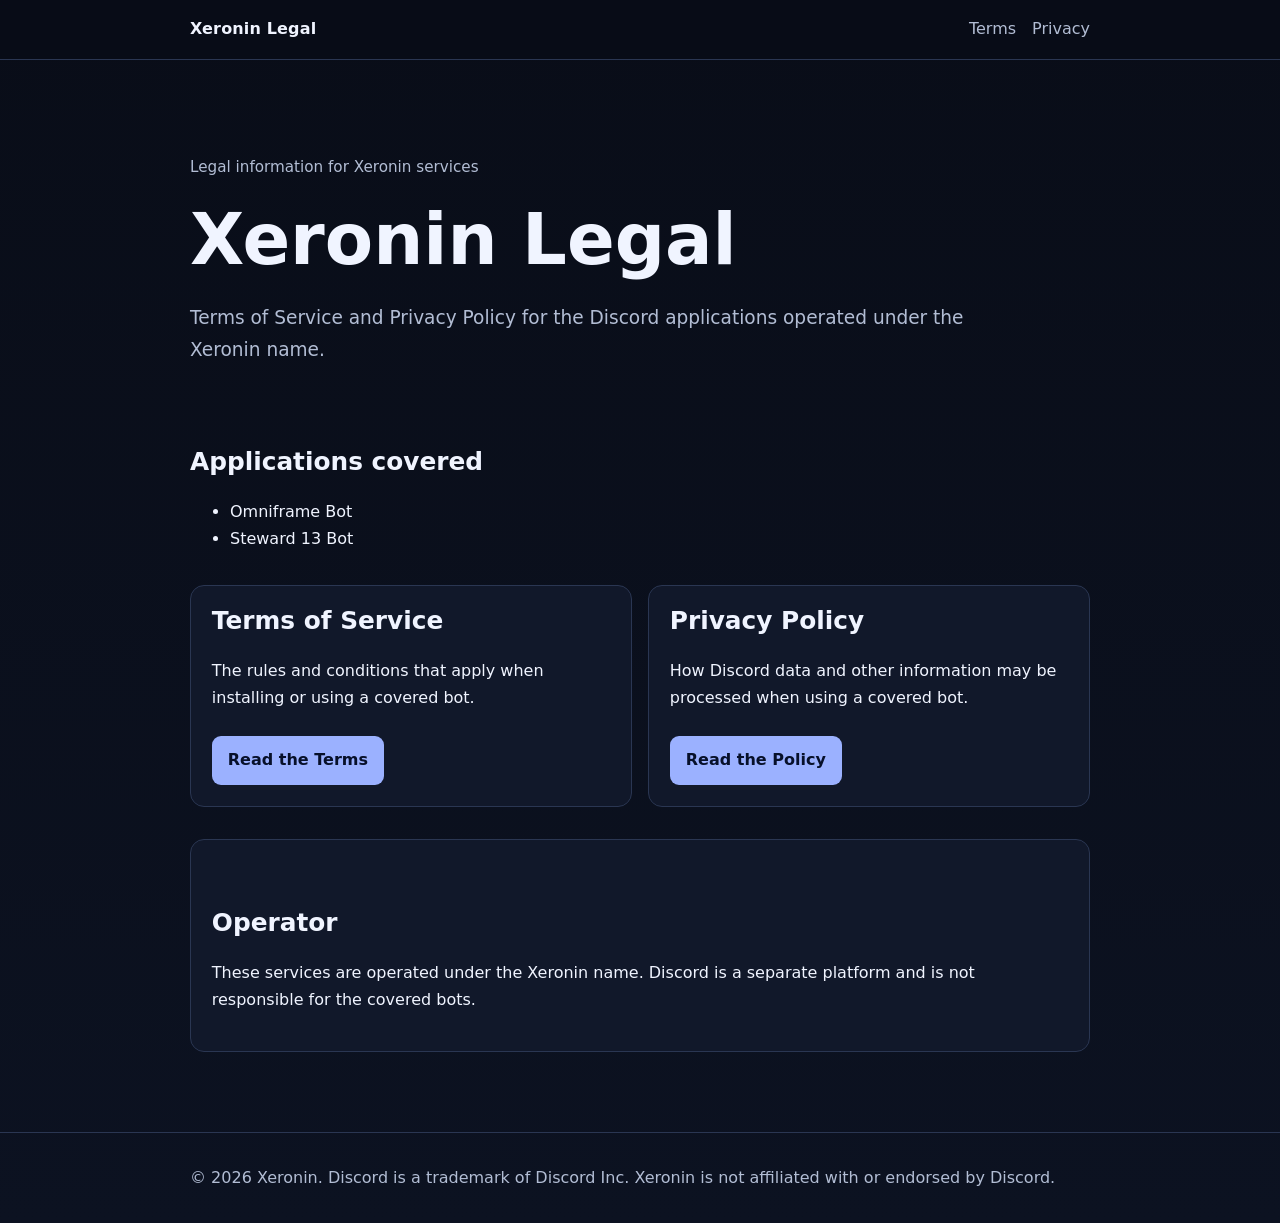
<file: index.html>
<!doctype html>
<html lang="en">
<head>
  <meta charset="utf-8">
  <meta name="viewport" content="width=device-width, initial-scale=1">
  <meta name="description" content="Terms of Service and Privacy Policy for Xeronin Discord bots.">
  <title>Xeronin Legal</title>
  <link rel="stylesheet" href="./assets/styles.css">
</head>
<body>
  <header>
    <nav aria-label="Primary navigation">
      <a class="brand" href="./">Xeronin Legal</a>
      <a href="./terms/">Terms</a>
      <a href="./privacy/">Privacy</a>
    </nav>
  </header>
  <main>
    <section class="hero">
      <p class="meta">Legal information for Xeronin services</p>
      <h1>Xeronin Legal</h1>
      <p class="lede">Terms of Service and Privacy Policy for the Discord applications operated under the Xeronin name.</p>
    </section>

    <section>
      <h2>Applications covered</h2>
      <ul>
        <li>Omniframe Bot</li>
        <li>Steward 13 Bot</li>
      </ul>
    </section>

    <div class="cards">
      <a class="card-link" href="./terms/">
        <article class="card">
          <h2>Terms of Service</h2>
          <p>The rules and conditions that apply when installing or using a covered bot.</p>
          <span class="button">Read the Terms</span>
        </article>
      </a>
      <a class="card-link" href="./privacy/">
        <article class="card">
          <h2>Privacy Policy</h2>
          <p>How Discord data and other information may be processed when using a covered bot.</p>
          <span class="button">Read the Policy</span>
        </article>
      </a>
    </div>

    <section class="notice">
      <h2>Operator</h2>
      <p>These services are operated under the Xeronin name. Discord is a separate platform and is not responsible for the covered bots.</p>
    </section>
  </main>
  <footer>
    <div class="footer-inner">© 2026 Xeronin. Discord is a trademark of Discord Inc. Xeronin is not affiliated with or endorsed by Discord.</div>
  </footer>
</body>
</html>
</file>
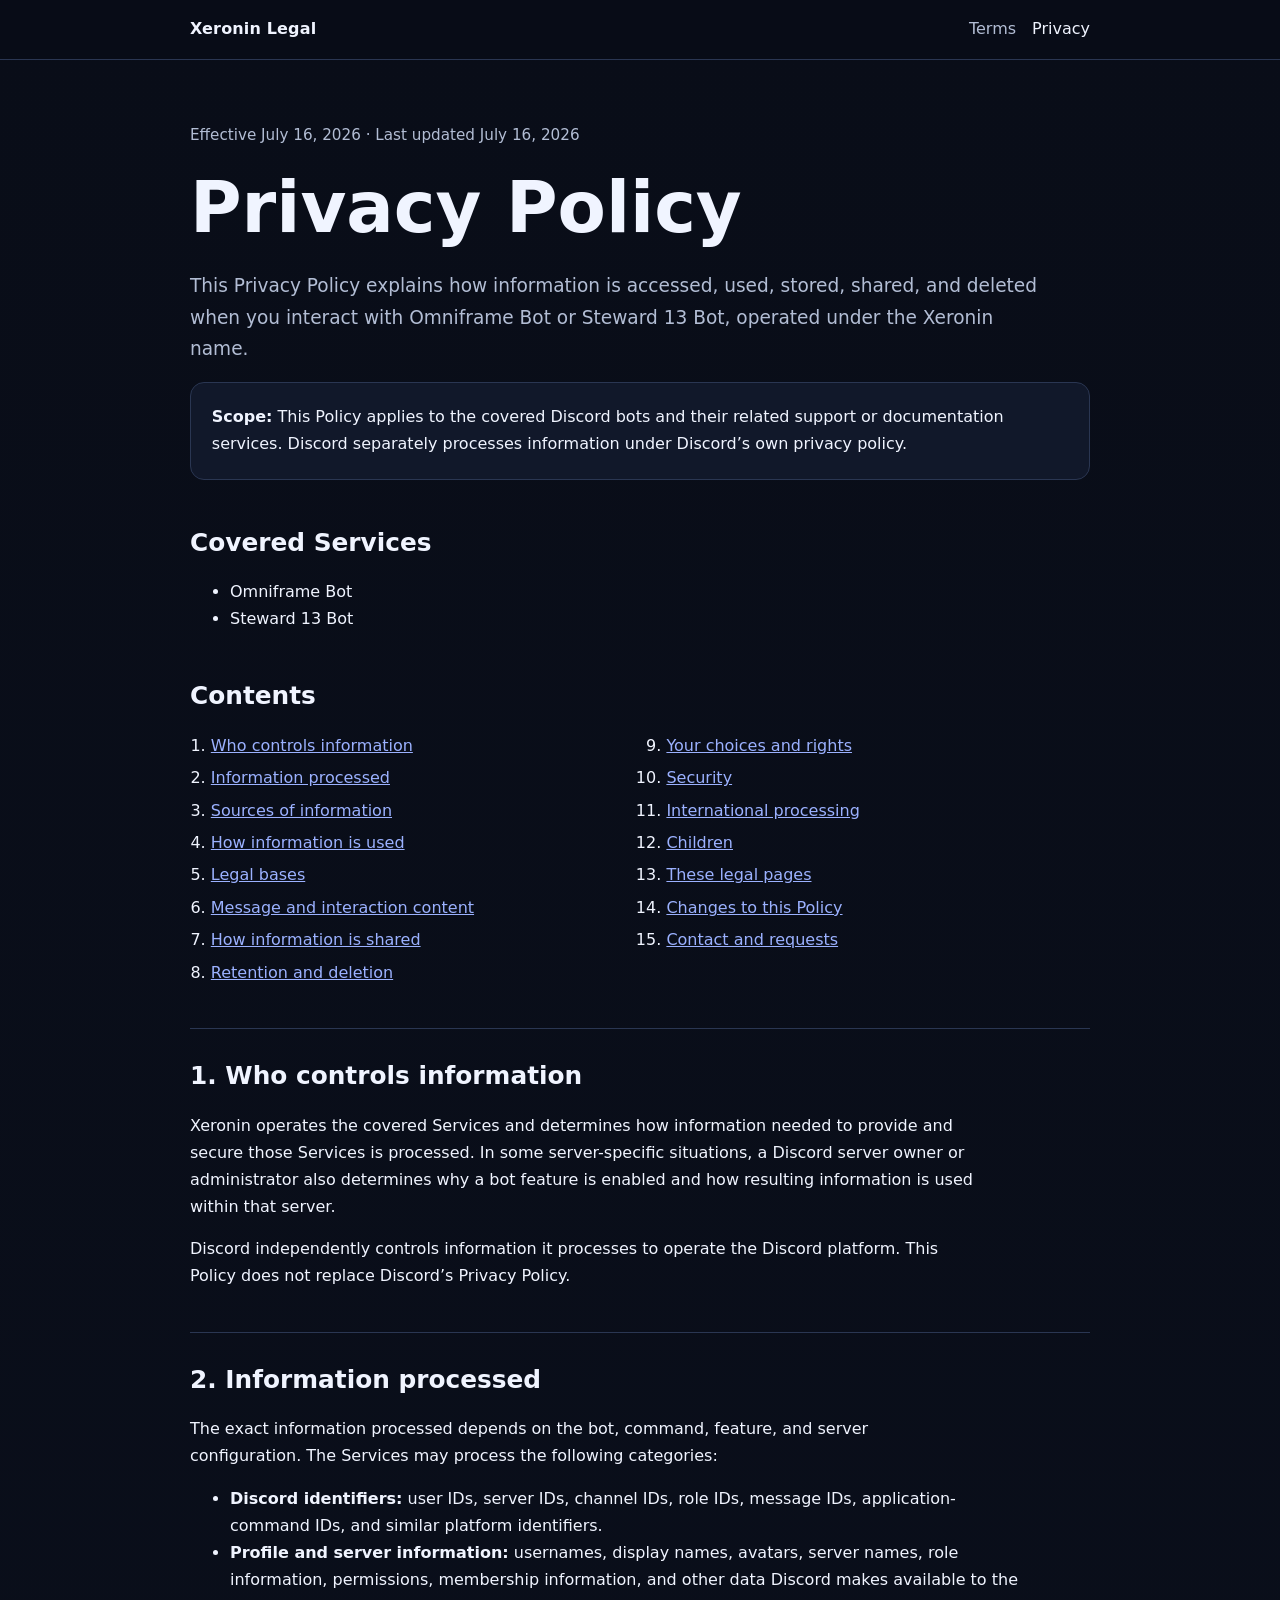
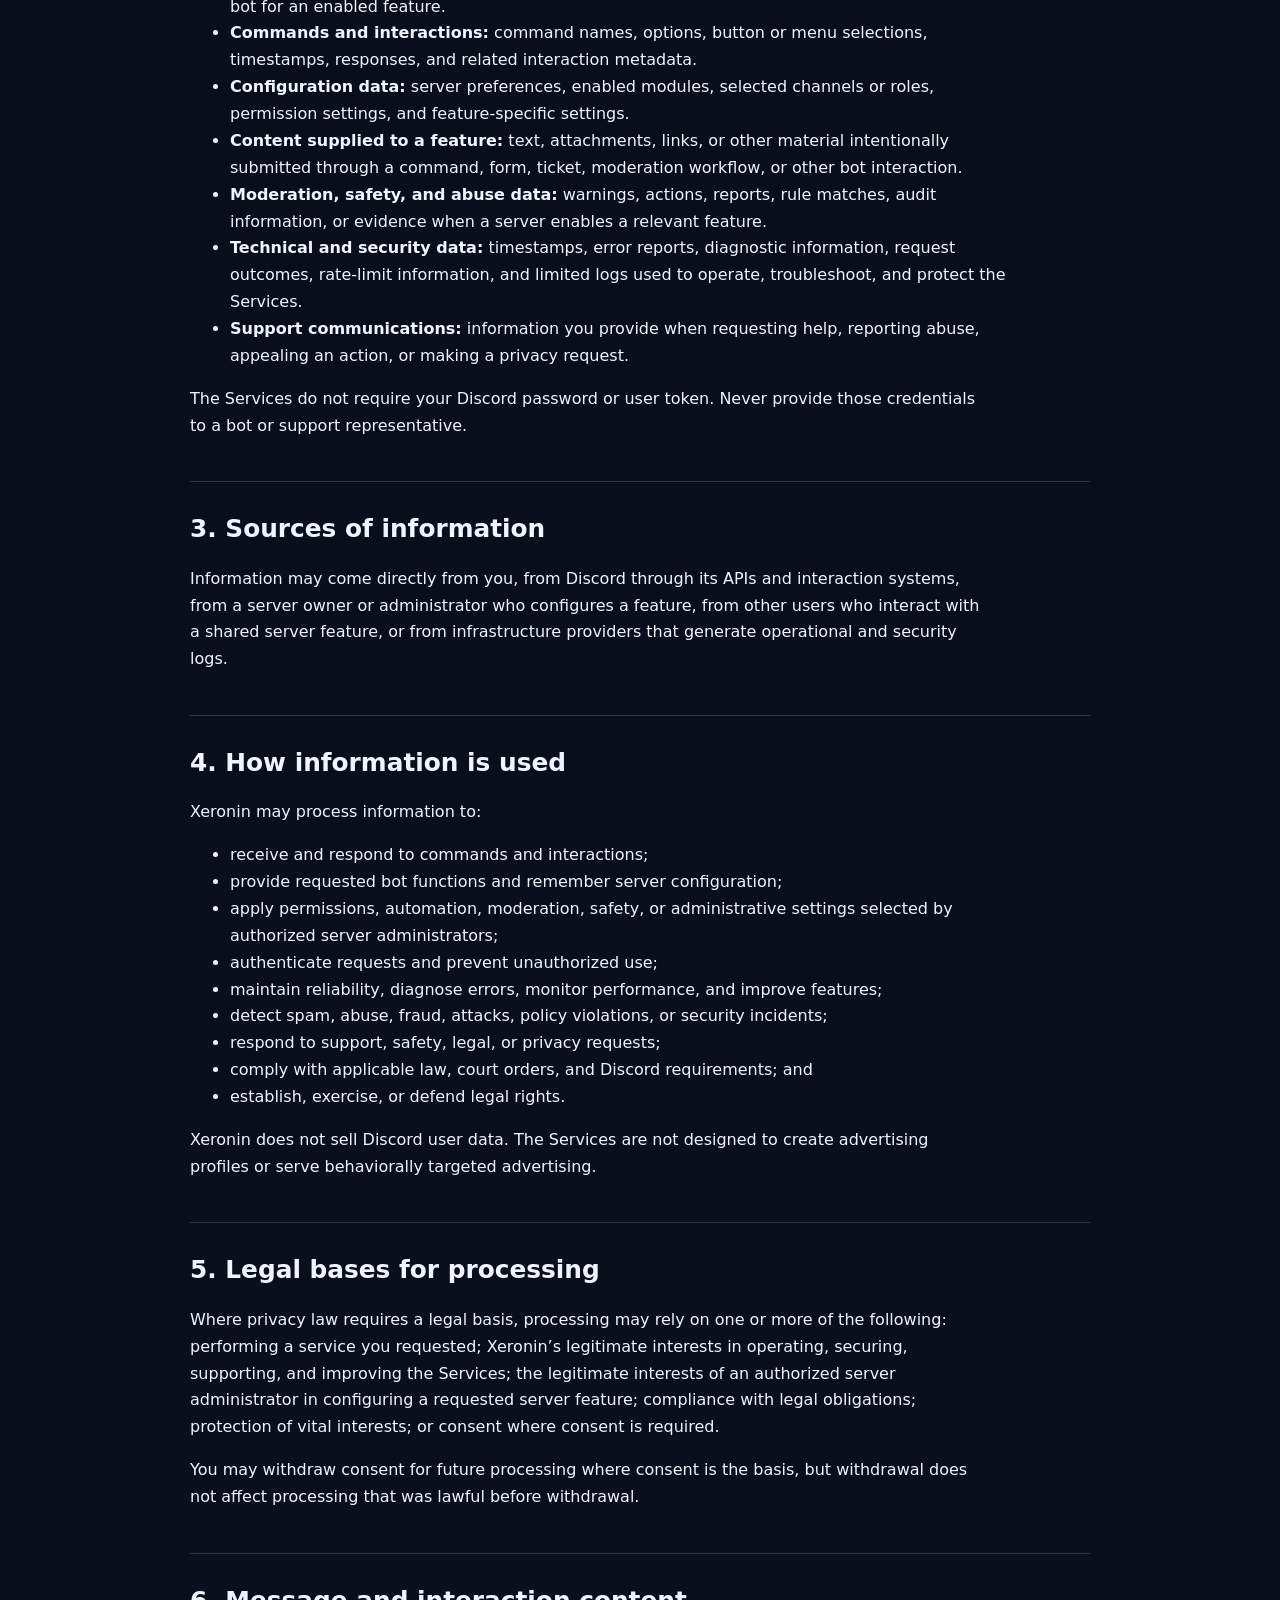
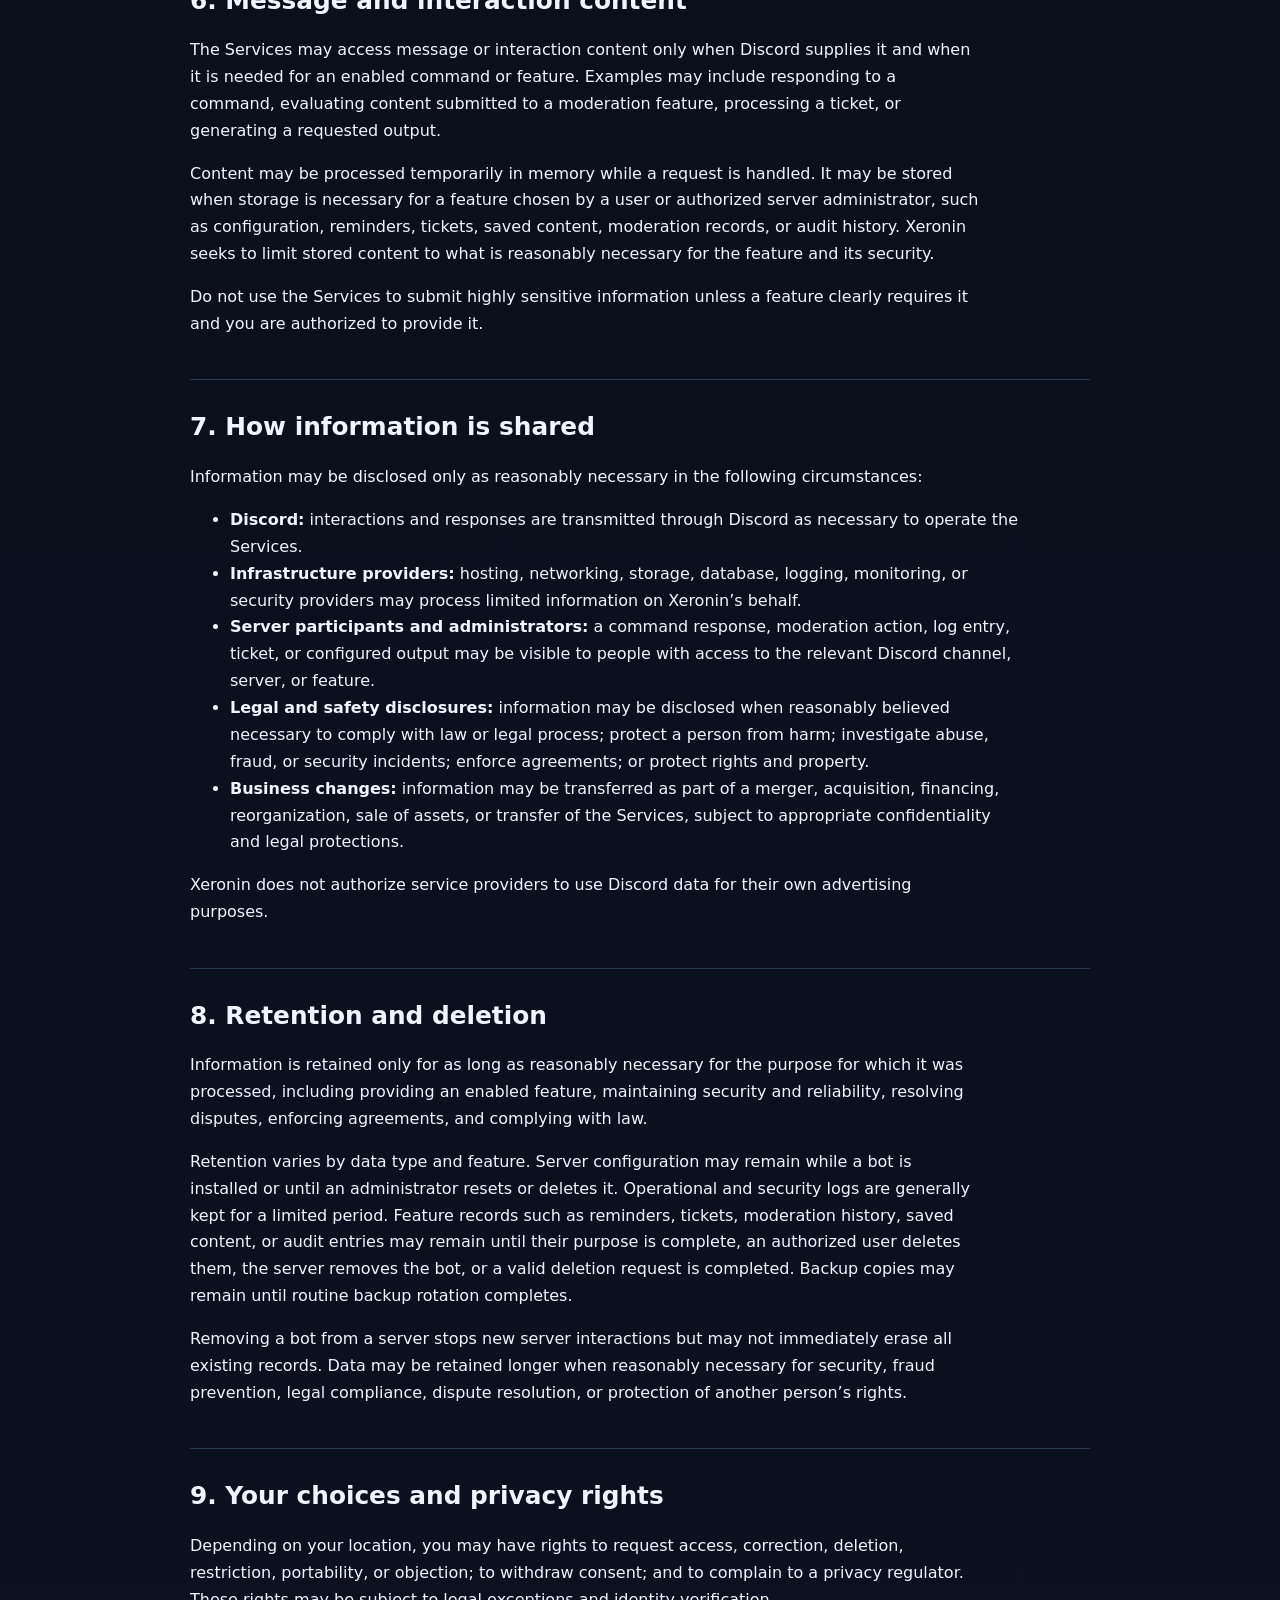
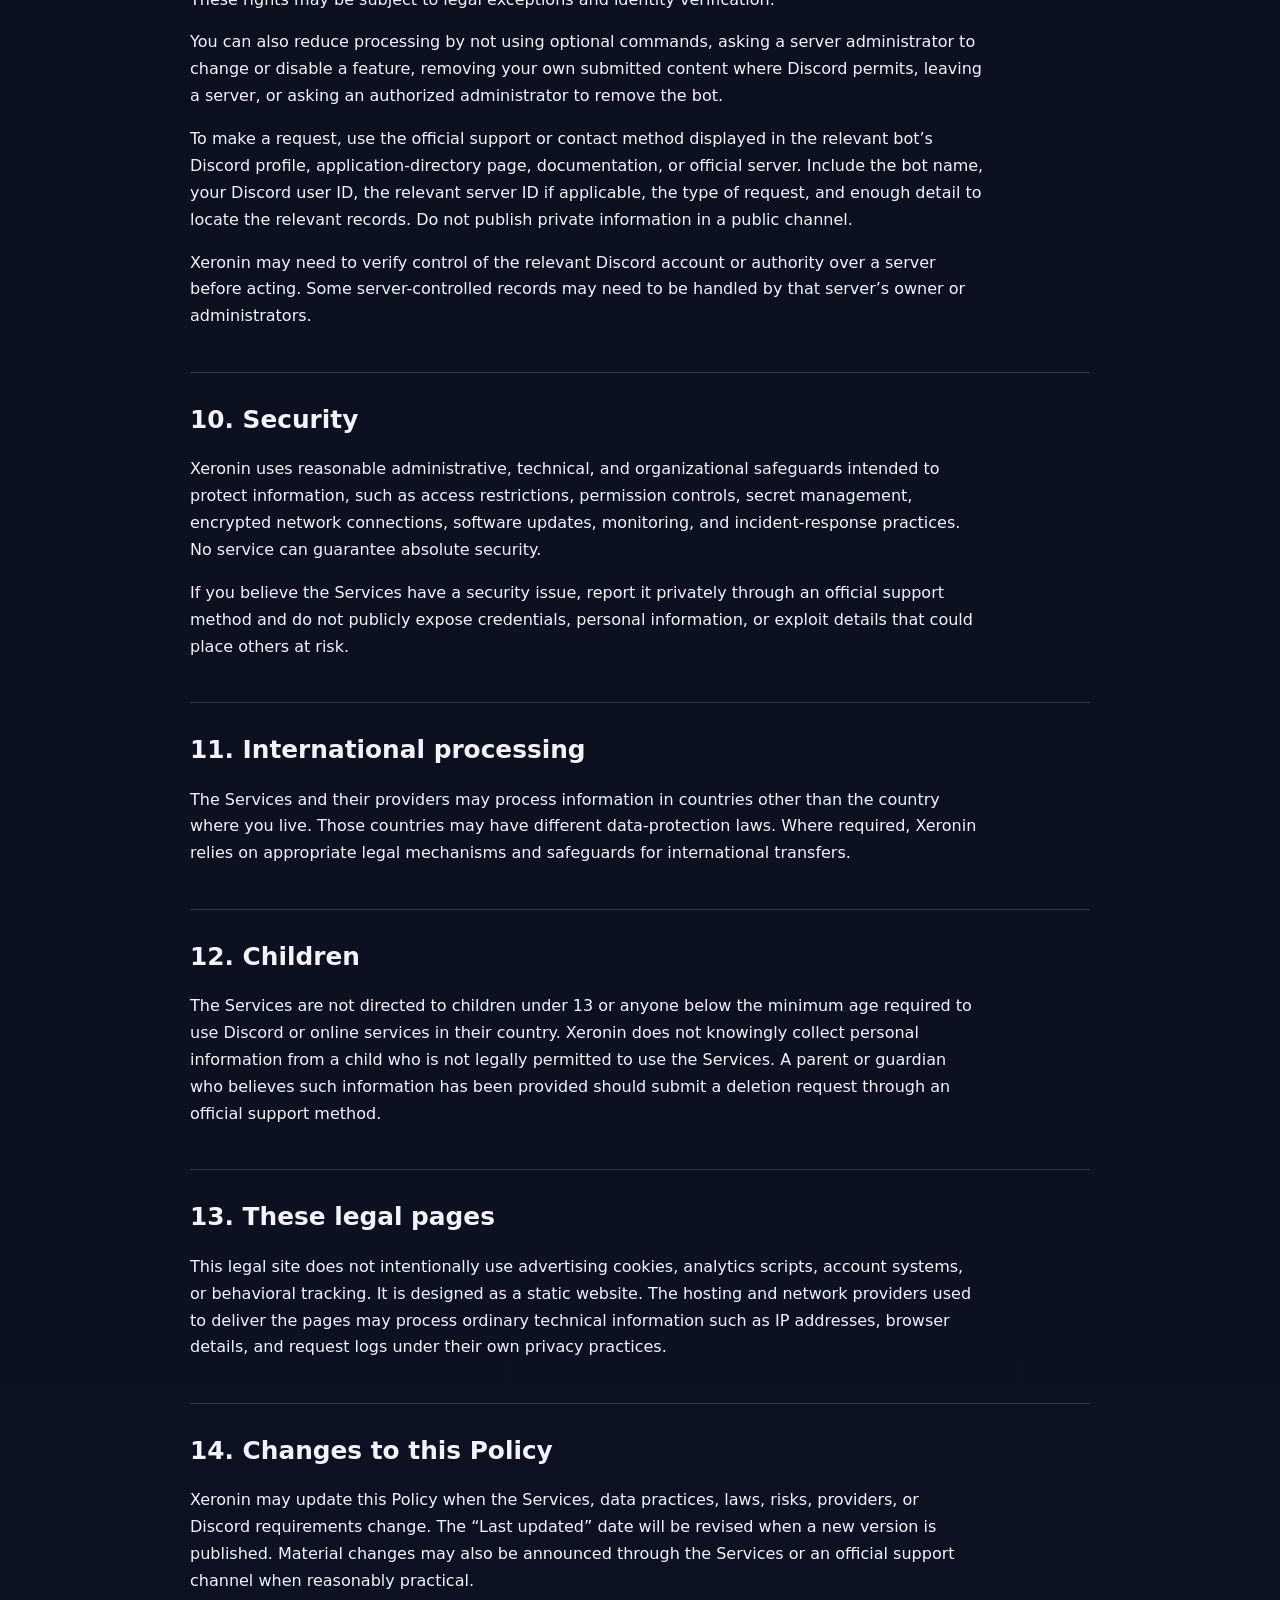
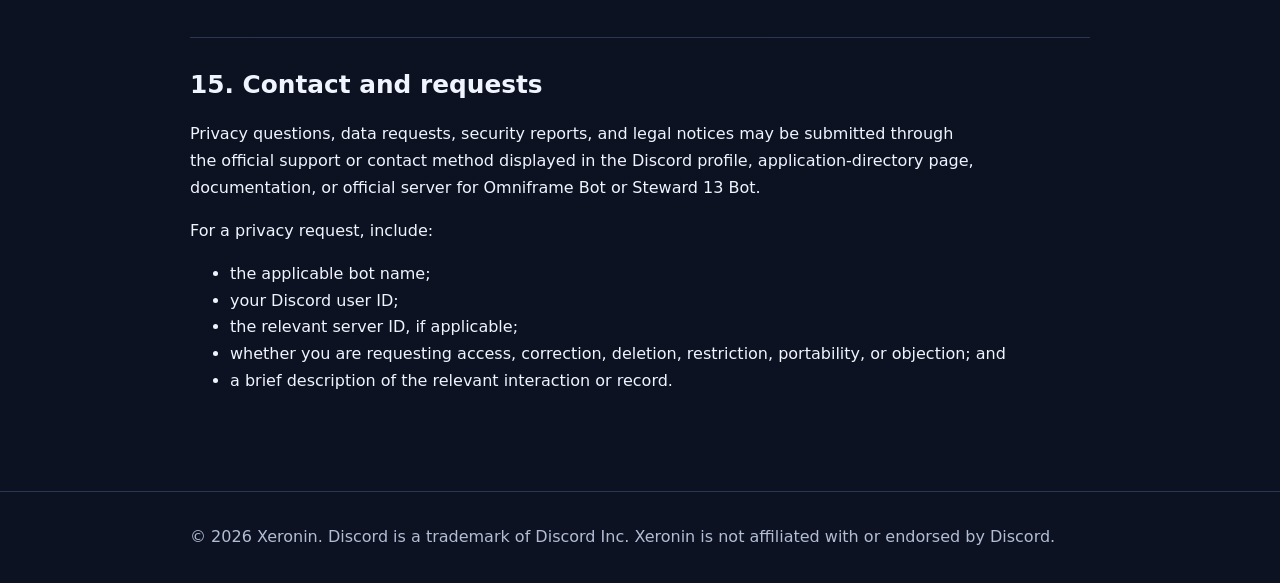
<file: privacy/index.html>
<!doctype html>
<html lang="en">
<head>
  <meta charset="utf-8">
  <meta name="viewport" content="width=device-width, initial-scale=1">
  <meta name="description" content="Privacy Policy for Omniframe Bot and Steward 13 Bot, operated by Xeronin.">
  <title>Privacy Policy | Xeronin Legal</title>
  <link rel="stylesheet" href="../assets/styles.css">
</head>
<body>
  <header>
    <nav aria-label="Primary navigation">
      <a class="brand" href="../">Xeronin Legal</a>
      <a href="../terms/">Terms</a>
      <a href="../privacy/" aria-current="page">Privacy</a>
    </nav>
  </header>
  <main>
    <article class="policy">
      <p class="meta">Effective July 16, 2026 · Last updated July 16, 2026</p>
      <h1>Privacy Policy</h1>
      <p class="lede">This Privacy Policy explains how information is accessed, used, stored, shared, and deleted when you interact with Omniframe Bot or Steward 13 Bot, operated under the Xeronin name.</p>

      <div class="notice"><strong>Scope:</strong> This Policy applies to the covered Discord bots and their related support or documentation services. Discord separately processes information under Discord’s own privacy policy.</div>

      <h2>Covered Services</h2>
      <ul>
        <li>Omniframe Bot</li>
        <li>Steward 13 Bot</li>
      </ul>

      <h2>Contents</h2>
      <ol class="toc">
        <li><a href="#roles">Who controls information</a></li>
        <li><a href="#collection">Information processed</a></li>
        <li><a href="#sources">Sources of information</a></li>
        <li><a href="#use">How information is used</a></li>
        <li><a href="#bases">Legal bases</a></li>
        <li><a href="#content">Message and interaction content</a></li>
        <li><a href="#sharing">How information is shared</a></li>
        <li><a href="#retention">Retention and deletion</a></li>
        <li><a href="#rights">Your choices and rights</a></li>
        <li><a href="#security">Security</a></li>
        <li><a href="#transfers">International processing</a></li>
        <li><a href="#children">Children</a></li>
        <li><a href="#website">These legal pages</a></li>
        <li><a href="#changes">Changes to this Policy</a></li>
        <li><a href="#contact">Contact and requests</a></li>
      </ol>

      <section id="roles">
        <h2>1. Who controls information</h2>
        <p>Xeronin operates the covered Services and determines how information needed to provide and secure those Services is processed. In some server-specific situations, a Discord server owner or administrator also determines why a bot feature is enabled and how resulting information is used within that server.</p>
        <p>Discord independently controls information it processes to operate the Discord platform. This Policy does not replace Discord’s Privacy Policy.</p>
      </section>

      <section id="collection">
        <h2>2. Information processed</h2>
        <p>The exact information processed depends on the bot, command, feature, and server configuration. The Services may process the following categories:</p>
        <ul>
          <li><strong>Discord identifiers:</strong> user IDs, server IDs, channel IDs, role IDs, message IDs, application-command IDs, and similar platform identifiers.</li>
          <li><strong>Profile and server information:</strong> usernames, display names, avatars, server names, role information, permissions, membership information, and other data Discord makes available to the bot for an enabled feature.</li>
          <li><strong>Commands and interactions:</strong> command names, options, button or menu selections, timestamps, responses, and related interaction metadata.</li>
          <li><strong>Configuration data:</strong> server preferences, enabled modules, selected channels or roles, permission settings, and feature-specific settings.</li>
          <li><strong>Content supplied to a feature:</strong> text, attachments, links, or other material intentionally submitted through a command, form, ticket, moderation workflow, or other bot interaction.</li>
          <li><strong>Moderation, safety, and abuse data:</strong> warnings, actions, reports, rule matches, audit information, or evidence when a server enables a relevant feature.</li>
          <li><strong>Technical and security data:</strong> timestamps, error reports, diagnostic information, request outcomes, rate-limit information, and limited logs used to operate, troubleshoot, and protect the Services.</li>
          <li><strong>Support communications:</strong> information you provide when requesting help, reporting abuse, appealing an action, or making a privacy request.</li>
        </ul>
        <p>The Services do not require your Discord password or user token. Never provide those credentials to a bot or support representative.</p>
      </section>

      <section id="sources">
        <h2>3. Sources of information</h2>
        <p>Information may come directly from you, from Discord through its APIs and interaction systems, from a server owner or administrator who configures a feature, from other users who interact with a shared server feature, or from infrastructure providers that generate operational and security logs.</p>
      </section>

      <section id="use">
        <h2>4. How information is used</h2>
        <p>Xeronin may process information to:</p>
        <ul>
          <li>receive and respond to commands and interactions;</li>
          <li>provide requested bot functions and remember server configuration;</li>
          <li>apply permissions, automation, moderation, safety, or administrative settings selected by authorized server administrators;</li>
          <li>authenticate requests and prevent unauthorized use;</li>
          <li>maintain reliability, diagnose errors, monitor performance, and improve features;</li>
          <li>detect spam, abuse, fraud, attacks, policy violations, or security incidents;</li>
          <li>respond to support, safety, legal, or privacy requests;</li>
          <li>comply with applicable law, court orders, and Discord requirements; and</li>
          <li>establish, exercise, or defend legal rights.</li>
        </ul>
        <p>Xeronin does not sell Discord user data. The Services are not designed to create advertising profiles or serve behaviorally targeted advertising.</p>
      </section>

      <section id="bases">
        <h2>5. Legal bases for processing</h2>
        <p>Where privacy law requires a legal basis, processing may rely on one or more of the following: performing a service you requested; Xeronin’s legitimate interests in operating, securing, supporting, and improving the Services; the legitimate interests of an authorized server administrator in configuring a requested server feature; compliance with legal obligations; protection of vital interests; or consent where consent is required.</p>
        <p>You may withdraw consent for future processing where consent is the basis, but withdrawal does not affect processing that was lawful before withdrawal.</p>
      </section>

      <section id="content">
        <h2>6. Message and interaction content</h2>
        <p>The Services may access message or interaction content only when Discord supplies it and when it is needed for an enabled command or feature. Examples may include responding to a command, evaluating content submitted to a moderation feature, processing a ticket, or generating a requested output.</p>
        <p>Content may be processed temporarily in memory while a request is handled. It may be stored when storage is necessary for a feature chosen by a user or authorized server administrator, such as configuration, reminders, tickets, saved content, moderation records, or audit history. Xeronin seeks to limit stored content to what is reasonably necessary for the feature and its security.</p>
        <p>Do not use the Services to submit highly sensitive information unless a feature clearly requires it and you are authorized to provide it.</p>
      </section>

      <section id="sharing">
        <h2>7. How information is shared</h2>
        <p>Information may be disclosed only as reasonably necessary in the following circumstances:</p>
        <ul>
          <li><strong>Discord:</strong> interactions and responses are transmitted through Discord as necessary to operate the Services.</li>
          <li><strong>Infrastructure providers:</strong> hosting, networking, storage, database, logging, monitoring, or security providers may process limited information on Xeronin’s behalf.</li>
          <li><strong>Server participants and administrators:</strong> a command response, moderation action, log entry, ticket, or configured output may be visible to people with access to the relevant Discord channel, server, or feature.</li>
          <li><strong>Legal and safety disclosures:</strong> information may be disclosed when reasonably believed necessary to comply with law or legal process; protect a person from harm; investigate abuse, fraud, or security incidents; enforce agreements; or protect rights and property.</li>
          <li><strong>Business changes:</strong> information may be transferred as part of a merger, acquisition, financing, reorganization, sale of assets, or transfer of the Services, subject to appropriate confidentiality and legal protections.</li>
        </ul>
        <p>Xeronin does not authorize service providers to use Discord data for their own advertising purposes.</p>
      </section>

      <section id="retention">
        <h2>8. Retention and deletion</h2>
        <p>Information is retained only for as long as reasonably necessary for the purpose for which it was processed, including providing an enabled feature, maintaining security and reliability, resolving disputes, enforcing agreements, and complying with law.</p>
        <p>Retention varies by data type and feature. Server configuration may remain while a bot is installed or until an administrator resets or deletes it. Operational and security logs are generally kept for a limited period. Feature records such as reminders, tickets, moderation history, saved content, or audit entries may remain until their purpose is complete, an authorized user deletes them, the server removes the bot, or a valid deletion request is completed. Backup copies may remain until routine backup rotation completes.</p>
        <p>Removing a bot from a server stops new server interactions but may not immediately erase all existing records. Data may be retained longer when reasonably necessary for security, fraud prevention, legal compliance, dispute resolution, or protection of another person’s rights.</p>
      </section>

      <section id="rights">
        <h2>9. Your choices and privacy rights</h2>
        <p>Depending on your location, you may have rights to request access, correction, deletion, restriction, portability, or objection; to withdraw consent; and to complain to a privacy regulator. These rights may be subject to legal exceptions and identity verification.</p>
        <p>You can also reduce processing by not using optional commands, asking a server administrator to change or disable a feature, removing your own submitted content where Discord permits, leaving a server, or asking an authorized administrator to remove the bot.</p>
        <p>To make a request, use the official support or contact method displayed in the relevant bot’s Discord profile, application-directory page, documentation, or official server. Include the bot name, your Discord user ID, the relevant server ID if applicable, the type of request, and enough detail to locate the relevant records. Do not publish private information in a public channel.</p>
        <p>Xeronin may need to verify control of the relevant Discord account or authority over a server before acting. Some server-controlled records may need to be handled by that server’s owner or administrators.</p>
      </section>

      <section id="security">
        <h2>10. Security</h2>
        <p>Xeronin uses reasonable administrative, technical, and organizational safeguards intended to protect information, such as access restrictions, permission controls, secret management, encrypted network connections, software updates, monitoring, and incident-response practices. No service can guarantee absolute security.</p>
        <p>If you believe the Services have a security issue, report it privately through an official support method and do not publicly expose credentials, personal information, or exploit details that could place others at risk.</p>
      </section>

      <section id="transfers">
        <h2>11. International processing</h2>
        <p>The Services and their providers may process information in countries other than the country where you live. Those countries may have different data-protection laws. Where required, Xeronin relies on appropriate legal mechanisms and safeguards for international transfers.</p>
      </section>

      <section id="children">
        <h2>12. Children</h2>
        <p>The Services are not directed to children under 13 or anyone below the minimum age required to use Discord or online services in their country. Xeronin does not knowingly collect personal information from a child who is not legally permitted to use the Services. A parent or guardian who believes such information has been provided should submit a deletion request through an official support method.</p>
      </section>

      <section id="website">
        <h2>13. These legal pages</h2>
        <p>This legal site does not intentionally use advertising cookies, analytics scripts, account systems, or behavioral tracking. It is designed as a static website. The hosting and network providers used to deliver the pages may process ordinary technical information such as IP addresses, browser details, and request logs under their own privacy practices.</p>
      </section>

      <section id="changes">
        <h2>14. Changes to this Policy</h2>
        <p>Xeronin may update this Policy when the Services, data practices, laws, risks, providers, or Discord requirements change. The “Last updated” date will be revised when a new version is published. Material changes may also be announced through the Services or an official support channel when reasonably practical.</p>
      </section>

      <section id="contact">
        <h2>15. Contact and requests</h2>
        <p>Privacy questions, data requests, security reports, and legal notices may be submitted through the official support or contact method displayed in the Discord profile, application-directory page, documentation, or official server for Omniframe Bot or Steward 13 Bot.</p>
        <p>For a privacy request, include:</p>
        <ul>
          <li>the applicable bot name;</li>
          <li>your Discord user ID;</li>
          <li>the relevant server ID, if applicable;</li>
          <li>whether you are requesting access, correction, deletion, restriction, portability, or objection; and</li>
          <li>a brief description of the relevant interaction or record.</li>
        </ul>
      </section>
    </article>
  </main>
  <footer>
    <div class="footer-inner">© 2026 Xeronin. Discord is a trademark of Discord Inc. Xeronin is not affiliated with or endorsed by Discord.</div>
  </footer>
</body>
</html>
</file>
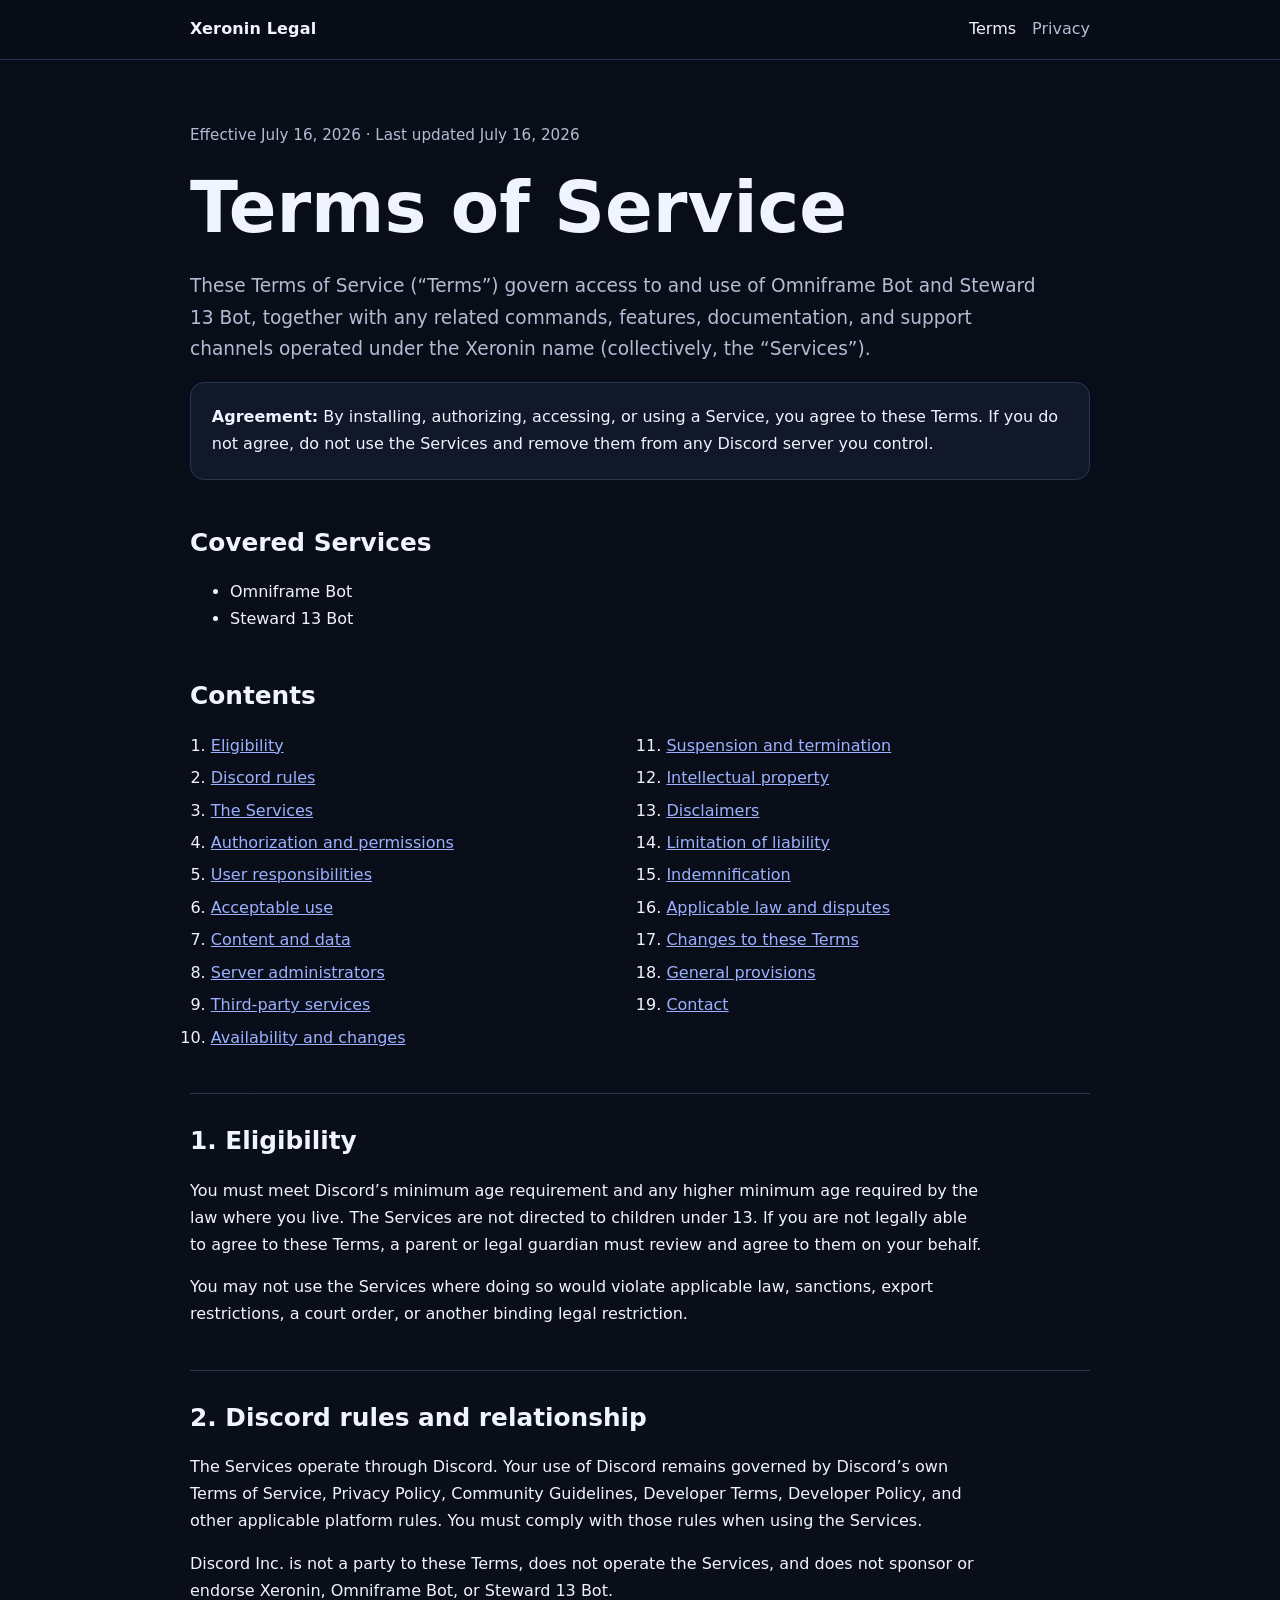
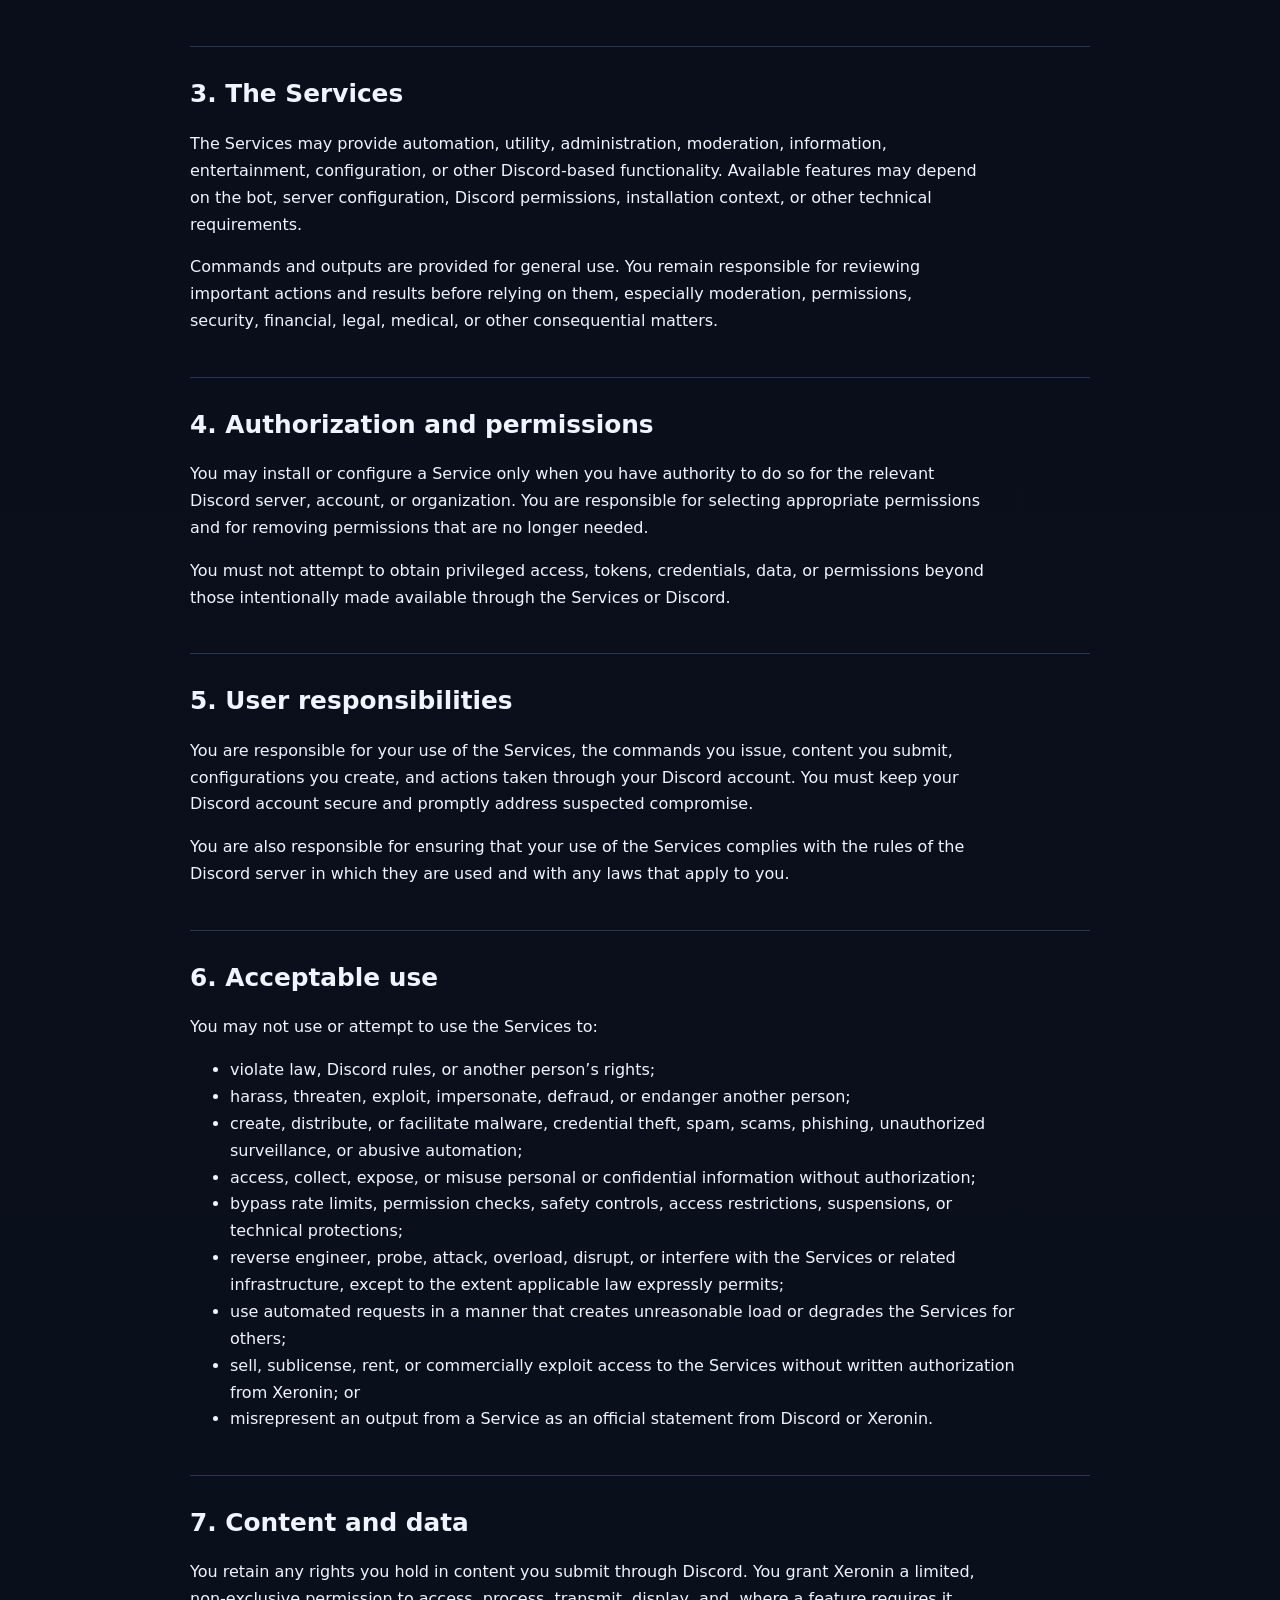
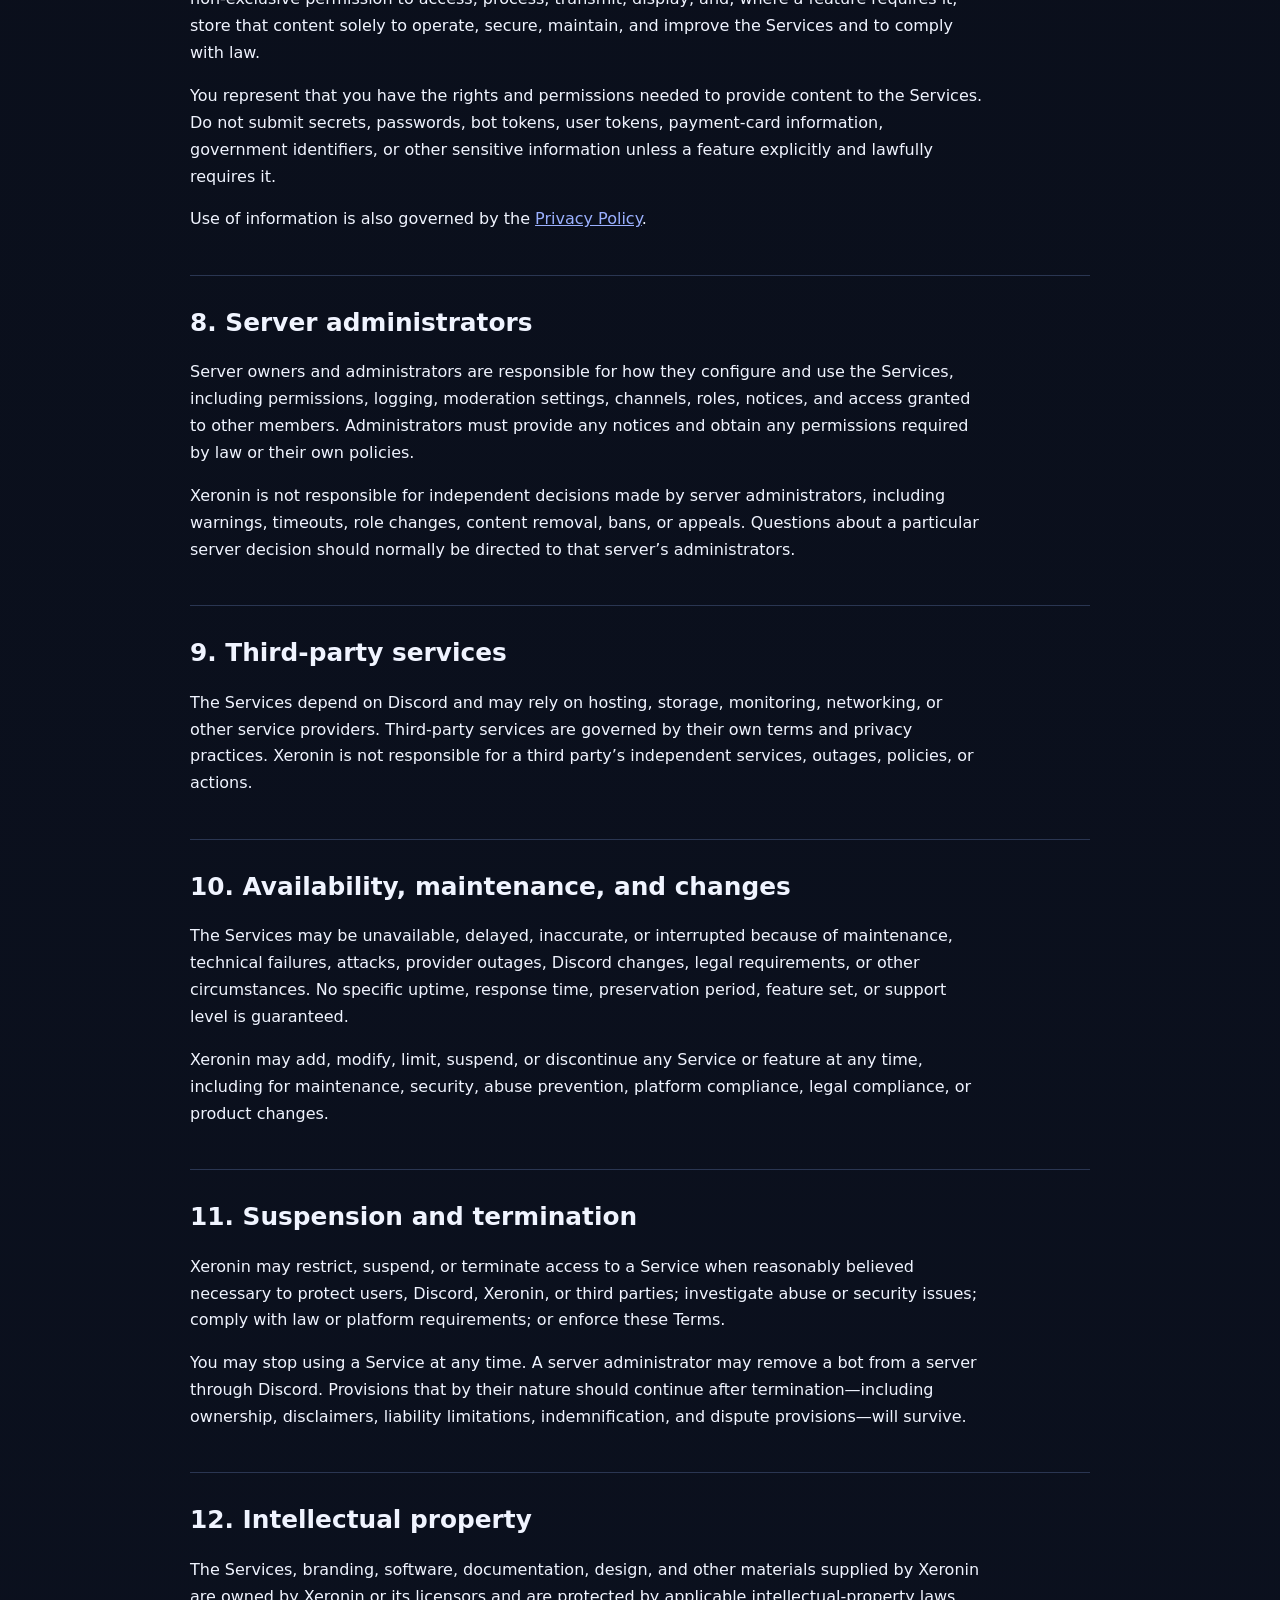
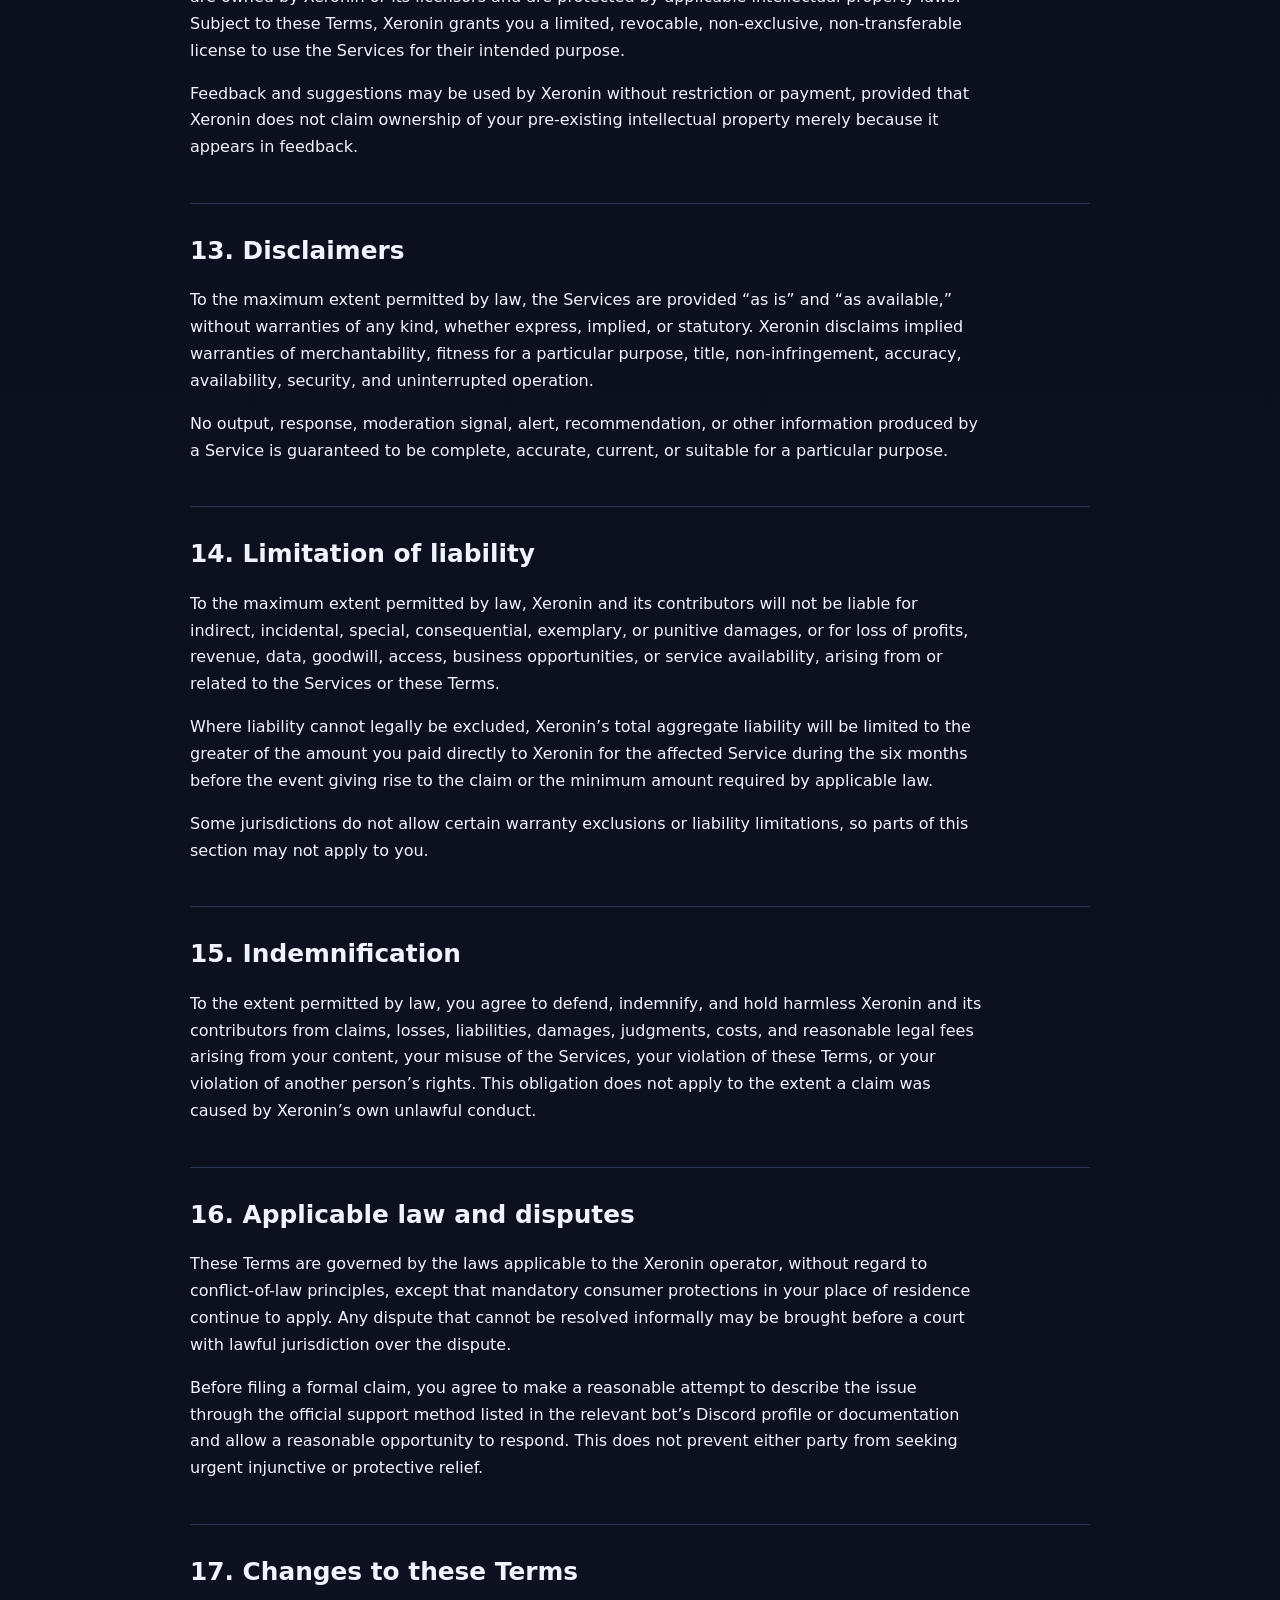
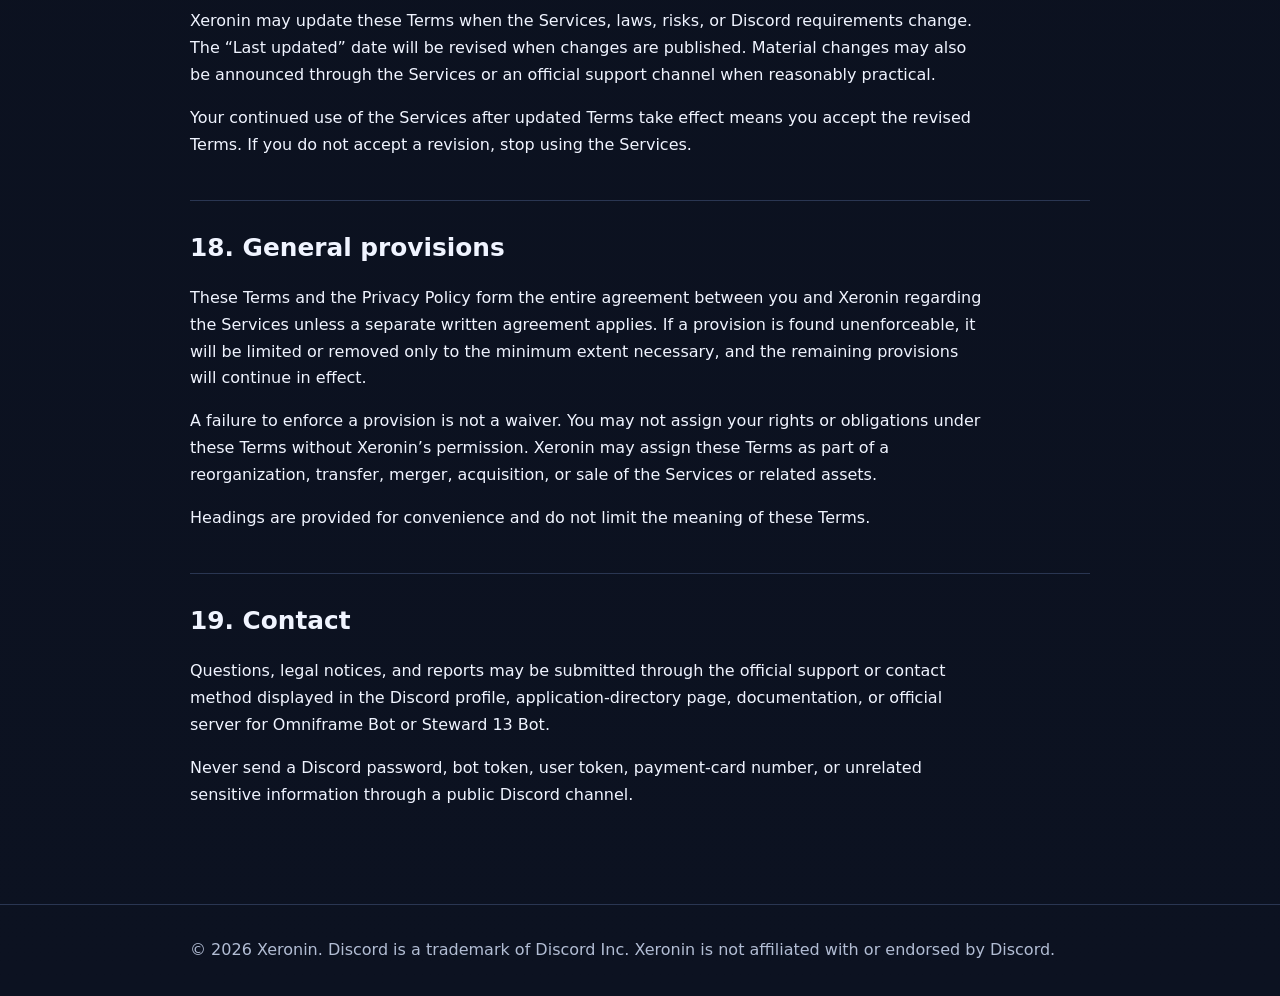
<file: terms/index.html>
<!doctype html>
<html lang="en">
<head>
  <meta charset="utf-8">
  <meta name="viewport" content="width=device-width, initial-scale=1">
  <meta name="description" content="Terms of Service for Omniframe Bot and Steward 13 Bot, operated by Xeronin.">
  <title>Terms of Service | Xeronin Legal</title>
  <link rel="stylesheet" href="../assets/styles.css">
</head>
<body>
  <header>
    <nav aria-label="Primary navigation">
      <a class="brand" href="../">Xeronin Legal</a>
      <a href="../terms/" aria-current="page">Terms</a>
      <a href="../privacy/">Privacy</a>
    </nav>
  </header>
  <main>
    <article class="policy">
      <p class="meta">Effective July 16, 2026 · Last updated July 16, 2026</p>
      <h1>Terms of Service</h1>
      <p class="lede">These Terms of Service (“Terms”) govern access to and use of Omniframe Bot and Steward 13 Bot, together with any related commands, features, documentation, and support channels operated under the Xeronin name (collectively, the “Services”).</p>

      <div class="notice"><strong>Agreement:</strong> By installing, authorizing, accessing, or using a Service, you agree to these Terms. If you do not agree, do not use the Services and remove them from any Discord server you control.</div>

      <h2>Covered Services</h2>
      <ul>
        <li>Omniframe Bot</li>
        <li>Steward 13 Bot</li>
      </ul>

      <h2>Contents</h2>
      <ol class="toc">
        <li><a href="#eligibility">Eligibility</a></li>
        <li><a href="#discord">Discord rules</a></li>
        <li><a href="#services">The Services</a></li>
        <li><a href="#authorization">Authorization and permissions</a></li>
        <li><a href="#responsibilities">User responsibilities</a></li>
        <li><a href="#acceptable-use">Acceptable use</a></li>
        <li><a href="#content">Content and data</a></li>
        <li><a href="#administrators">Server administrators</a></li>
        <li><a href="#third-parties">Third-party services</a></li>
        <li><a href="#availability">Availability and changes</a></li>
        <li><a href="#termination">Suspension and termination</a></li>
        <li><a href="#intellectual-property">Intellectual property</a></li>
        <li><a href="#disclaimers">Disclaimers</a></li>
        <li><a href="#liability">Limitation of liability</a></li>
        <li><a href="#indemnity">Indemnification</a></li>
        <li><a href="#law">Applicable law and disputes</a></li>
        <li><a href="#changes">Changes to these Terms</a></li>
        <li><a href="#general">General provisions</a></li>
        <li><a href="#contact">Contact</a></li>
      </ol>

      <section id="eligibility">
        <h2>1. Eligibility</h2>
        <p>You must meet Discord’s minimum age requirement and any higher minimum age required by the law where you live. The Services are not directed to children under 13. If you are not legally able to agree to these Terms, a parent or legal guardian must review and agree to them on your behalf.</p>
        <p>You may not use the Services where doing so would violate applicable law, sanctions, export restrictions, a court order, or another binding legal restriction.</p>
      </section>

      <section id="discord">
        <h2>2. Discord rules and relationship</h2>
        <p>The Services operate through Discord. Your use of Discord remains governed by Discord’s own Terms of Service, Privacy Policy, Community Guidelines, Developer Terms, Developer Policy, and other applicable platform rules. You must comply with those rules when using the Services.</p>
        <p>Discord Inc. is not a party to these Terms, does not operate the Services, and does not sponsor or endorse Xeronin, Omniframe Bot, or Steward 13 Bot.</p>
      </section>

      <section id="services">
        <h2>3. The Services</h2>
        <p>The Services may provide automation, utility, administration, moderation, information, entertainment, configuration, or other Discord-based functionality. Available features may depend on the bot, server configuration, Discord permissions, installation context, or other technical requirements.</p>
        <p>Commands and outputs are provided for general use. You remain responsible for reviewing important actions and results before relying on them, especially moderation, permissions, security, financial, legal, medical, or other consequential matters.</p>
      </section>

      <section id="authorization">
        <h2>4. Authorization and permissions</h2>
        <p>You may install or configure a Service only when you have authority to do so for the relevant Discord server, account, or organization. You are responsible for selecting appropriate permissions and for removing permissions that are no longer needed.</p>
        <p>You must not attempt to obtain privileged access, tokens, credentials, data, or permissions beyond those intentionally made available through the Services or Discord.</p>
      </section>

      <section id="responsibilities">
        <h2>5. User responsibilities</h2>
        <p>You are responsible for your use of the Services, the commands you issue, content you submit, configurations you create, and actions taken through your Discord account. You must keep your Discord account secure and promptly address suspected compromise.</p>
        <p>You are also responsible for ensuring that your use of the Services complies with the rules of the Discord server in which they are used and with any laws that apply to you.</p>
      </section>

      <section id="acceptable-use">
        <h2>6. Acceptable use</h2>
        <p>You may not use or attempt to use the Services to:</p>
        <ul>
          <li>violate law, Discord rules, or another person’s rights;</li>
          <li>harass, threaten, exploit, impersonate, defraud, or endanger another person;</li>
          <li>create, distribute, or facilitate malware, credential theft, spam, scams, phishing, unauthorized surveillance, or abusive automation;</li>
          <li>access, collect, expose, or misuse personal or confidential information without authorization;</li>
          <li>bypass rate limits, permission checks, safety controls, access restrictions, suspensions, or technical protections;</li>
          <li>reverse engineer, probe, attack, overload, disrupt, or interfere with the Services or related infrastructure, except to the extent applicable law expressly permits;</li>
          <li>use automated requests in a manner that creates unreasonable load or degrades the Services for others;</li>
          <li>sell, sublicense, rent, or commercially exploit access to the Services without written authorization from Xeronin; or</li>
          <li>misrepresent an output from a Service as an official statement from Discord or Xeronin.</li>
        </ul>
      </section>

      <section id="content">
        <h2>7. Content and data</h2>
        <p>You retain any rights you hold in content you submit through Discord. You grant Xeronin a limited, non-exclusive permission to access, process, transmit, display, and, where a feature requires it, store that content solely to operate, secure, maintain, and improve the Services and to comply with law.</p>
        <p>You represent that you have the rights and permissions needed to provide content to the Services. Do not submit secrets, passwords, bot tokens, user tokens, payment-card information, government identifiers, or other sensitive information unless a feature explicitly and lawfully requires it.</p>
        <p>Use of information is also governed by the <a href="../privacy/">Privacy Policy</a>.</p>
      </section>

      <section id="administrators">
        <h2>8. Server administrators</h2>
        <p>Server owners and administrators are responsible for how they configure and use the Services, including permissions, logging, moderation settings, channels, roles, notices, and access granted to other members. Administrators must provide any notices and obtain any permissions required by law or their own policies.</p>
        <p>Xeronin is not responsible for independent decisions made by server administrators, including warnings, timeouts, role changes, content removal, bans, or appeals. Questions about a particular server decision should normally be directed to that server’s administrators.</p>
      </section>

      <section id="third-parties">
        <h2>9. Third-party services</h2>
        <p>The Services depend on Discord and may rely on hosting, storage, monitoring, networking, or other service providers. Third-party services are governed by their own terms and privacy practices. Xeronin is not responsible for a third party’s independent services, outages, policies, or actions.</p>
      </section>

      <section id="availability">
        <h2>10. Availability, maintenance, and changes</h2>
        <p>The Services may be unavailable, delayed, inaccurate, or interrupted because of maintenance, technical failures, attacks, provider outages, Discord changes, legal requirements, or other circumstances. No specific uptime, response time, preservation period, feature set, or support level is guaranteed.</p>
        <p>Xeronin may add, modify, limit, suspend, or discontinue any Service or feature at any time, including for maintenance, security, abuse prevention, platform compliance, legal compliance, or product changes.</p>
      </section>

      <section id="termination">
        <h2>11. Suspension and termination</h2>
        <p>Xeronin may restrict, suspend, or terminate access to a Service when reasonably believed necessary to protect users, Discord, Xeronin, or third parties; investigate abuse or security issues; comply with law or platform requirements; or enforce these Terms.</p>
        <p>You may stop using a Service at any time. A server administrator may remove a bot from a server through Discord. Provisions that by their nature should continue after termination—including ownership, disclaimers, liability limitations, indemnification, and dispute provisions—will survive.</p>
      </section>

      <section id="intellectual-property">
        <h2>12. Intellectual property</h2>
        <p>The Services, branding, software, documentation, design, and other materials supplied by Xeronin are owned by Xeronin or its licensors and are protected by applicable intellectual-property laws. Subject to these Terms, Xeronin grants you a limited, revocable, non-exclusive, non-transferable license to use the Services for their intended purpose.</p>
        <p>Feedback and suggestions may be used by Xeronin without restriction or payment, provided that Xeronin does not claim ownership of your pre-existing intellectual property merely because it appears in feedback.</p>
      </section>

      <section id="disclaimers">
        <h2>13. Disclaimers</h2>
        <p>To the maximum extent permitted by law, the Services are provided “as is” and “as available,” without warranties of any kind, whether express, implied, or statutory. Xeronin disclaims implied warranties of merchantability, fitness for a particular purpose, title, non-infringement, accuracy, availability, security, and uninterrupted operation.</p>
        <p>No output, response, moderation signal, alert, recommendation, or other information produced by a Service is guaranteed to be complete, accurate, current, or suitable for a particular purpose.</p>
      </section>

      <section id="liability">
        <h2>14. Limitation of liability</h2>
        <p>To the maximum extent permitted by law, Xeronin and its contributors will not be liable for indirect, incidental, special, consequential, exemplary, or punitive damages, or for loss of profits, revenue, data, goodwill, access, business opportunities, or service availability, arising from or related to the Services or these Terms.</p>
        <p>Where liability cannot legally be excluded, Xeronin’s total aggregate liability will be limited to the greater of the amount you paid directly to Xeronin for the affected Service during the six months before the event giving rise to the claim or the minimum amount required by applicable law.</p>
        <p>Some jurisdictions do not allow certain warranty exclusions or liability limitations, so parts of this section may not apply to you.</p>
      </section>

      <section id="indemnity">
        <h2>15. Indemnification</h2>
        <p>To the extent permitted by law, you agree to defend, indemnify, and hold harmless Xeronin and its contributors from claims, losses, liabilities, damages, judgments, costs, and reasonable legal fees arising from your content, your misuse of the Services, your violation of these Terms, or your violation of another person’s rights. This obligation does not apply to the extent a claim was caused by Xeronin’s own unlawful conduct.</p>
      </section>

      <section id="law">
        <h2>16. Applicable law and disputes</h2>
        <p>These Terms are governed by the laws applicable to the Xeronin operator, without regard to conflict-of-law principles, except that mandatory consumer protections in your place of residence continue to apply. Any dispute that cannot be resolved informally may be brought before a court with lawful jurisdiction over the dispute.</p>
        <p>Before filing a formal claim, you agree to make a reasonable attempt to describe the issue through the official support method listed in the relevant bot’s Discord profile or documentation and allow a reasonable opportunity to respond. This does not prevent either party from seeking urgent injunctive or protective relief.</p>
      </section>

      <section id="changes">
        <h2>17. Changes to these Terms</h2>
        <p>Xeronin may update these Terms when the Services, laws, risks, or Discord requirements change. The “Last updated” date will be revised when changes are published. Material changes may also be announced through the Services or an official support channel when reasonably practical.</p>
        <p>Your continued use of the Services after updated Terms take effect means you accept the revised Terms. If you do not accept a revision, stop using the Services.</p>
      </section>

      <section id="general">
        <h2>18. General provisions</h2>
        <p>These Terms and the Privacy Policy form the entire agreement between you and Xeronin regarding the Services unless a separate written agreement applies. If a provision is found unenforceable, it will be limited or removed only to the minimum extent necessary, and the remaining provisions will continue in effect.</p>
        <p>A failure to enforce a provision is not a waiver. You may not assign your rights or obligations under these Terms without Xeronin’s permission. Xeronin may assign these Terms as part of a reorganization, transfer, merger, acquisition, or sale of the Services or related assets.</p>
        <p>Headings are provided for convenience and do not limit the meaning of these Terms.</p>
      </section>

      <section id="contact">
        <h2>19. Contact</h2>
        <p>Questions, legal notices, and reports may be submitted through the official support or contact method displayed in the Discord profile, application-directory page, documentation, or official server for Omniframe Bot or Steward 13 Bot.</p>
        <p>Never send a Discord password, bot token, user token, payment-card number, or unrelated sensitive information through a public Discord channel.</p>
      </section>
    </article>
  </main>
  <footer>
    <div class="footer-inner">© 2026 Xeronin. Discord is a trademark of Discord Inc. Xeronin is not affiliated with or endorsed by Discord.</div>
  </footer>
</body>
</html>
</file>
<file: assets/styles.css>
:root {
  color-scheme: dark;
  --background: #090d18;
  --surface: #11182a;
  --surface-soft: #151f35;
  --text: #f0f4ff;
  --muted: #b2bdd4;
  --border: #2a3652;
  --link: #9bb1ff;
  --link-hover: #c1ceff;
  --maximum-width: 940px;
}

* { box-sizing: border-box; }
html { scroll-behavior: smooth; }
body {
  margin: 0;
  min-height: 100vh;
  background: linear-gradient(180deg, #090d18 0%, #0c1221 100%);
  color: var(--text);
  font-family: Inter, ui-sans-serif, system-ui, -apple-system, BlinkMacSystemFont, "Segoe UI", sans-serif;
  font-size: 16px;
  line-height: 1.68;
}
a { color: var(--link); }
a:hover { color: var(--link-hover); }
header {
  position: sticky;
  top: 0;
  z-index: 10;
  border-bottom: 1px solid var(--border);
  background: rgba(9, 13, 24, 0.94);
  backdrop-filter: blur(12px);
}
nav {
  max-width: var(--maximum-width);
  margin: 0 auto;
  padding: 1rem 1.25rem;
  display: flex;
  align-items: center;
  gap: 1rem;
  flex-wrap: wrap;
}
nav a { color: var(--muted); text-decoration: none; }
nav a:hover, nav a[aria-current="page"] { color: var(--text); }
.brand {
  margin-right: auto;
  color: var(--text);
  font-weight: 800;
  letter-spacing: 0.01em;
}
main {
  max-width: var(--maximum-width);
  margin: 0 auto;
  padding: 3rem 1.25rem 5rem;
}
h1, h2, h3 { line-height: 1.25; scroll-margin-top: 6rem; }
h1 { margin: 0 0 1rem; font-size: clamp(2.35rem, 7vw, 4.4rem); }
h2 { margin-top: 3rem; font-size: 1.55rem; }
h3 { margin-top: 2rem; font-size: 1.12rem; }
p, li { max-width: 78ch; }
.lede { color: var(--muted); font-size: 1.16rem; max-width: 72ch; }
.meta { color: var(--muted); font-size: 0.95rem; }
.hero { padding: 2rem 0 1rem; }
.cards {
  display: grid;
  grid-template-columns: repeat(auto-fit, minmax(250px, 1fr));
  gap: 1rem;
  margin: 2rem 0;
}
.card, .notice {
  border: 1px solid var(--border);
  border-radius: 14px;
  background: var(--surface);
  padding: 1.3rem;
}
.card h2 { margin-top: 0; }
.card-link { color: inherit; text-decoration: none; }
.card-link .card { height: 100%; transition: border-color 0.15s ease, transform 0.15s ease; }
.card-link:hover .card { border-color: var(--link); transform: translateY(-2px); }
.button {
  display: inline-block;
  margin-top: 0.5rem;
  padding: 0.7rem 1rem;
  border-radius: 9px;
  background: var(--link);
  color: #07102a;
  font-weight: 800;
  text-decoration: none;
}
.button:hover { color: #07102a; background: var(--link-hover); }
.toc {
  columns: 2;
  column-gap: 2rem;
  padding-left: 1.3rem;
}
.toc li { break-inside: avoid; margin-bottom: 0.35rem; }
.policy section {
  margin-top: 2.6rem;
  padding-top: 0.2rem;
  border-top: 1px solid var(--border);
}
.policy section h2 { margin-top: 1.8rem; }
code {
  padding: 0.12rem 0.36rem;
  border: 1px solid var(--border);
  border-radius: 5px;
  background: var(--surface-soft);
}
footer { border-top: 1px solid var(--border); color: var(--muted); }
.footer-inner { max-width: var(--maximum-width); margin: 0 auto; padding: 2rem 1.25rem; }
@media (max-width: 680px) {
  .toc { columns: 1; }
  main { padding-top: 2rem; }
  nav { gap: 0.75rem; }
}
</file>
